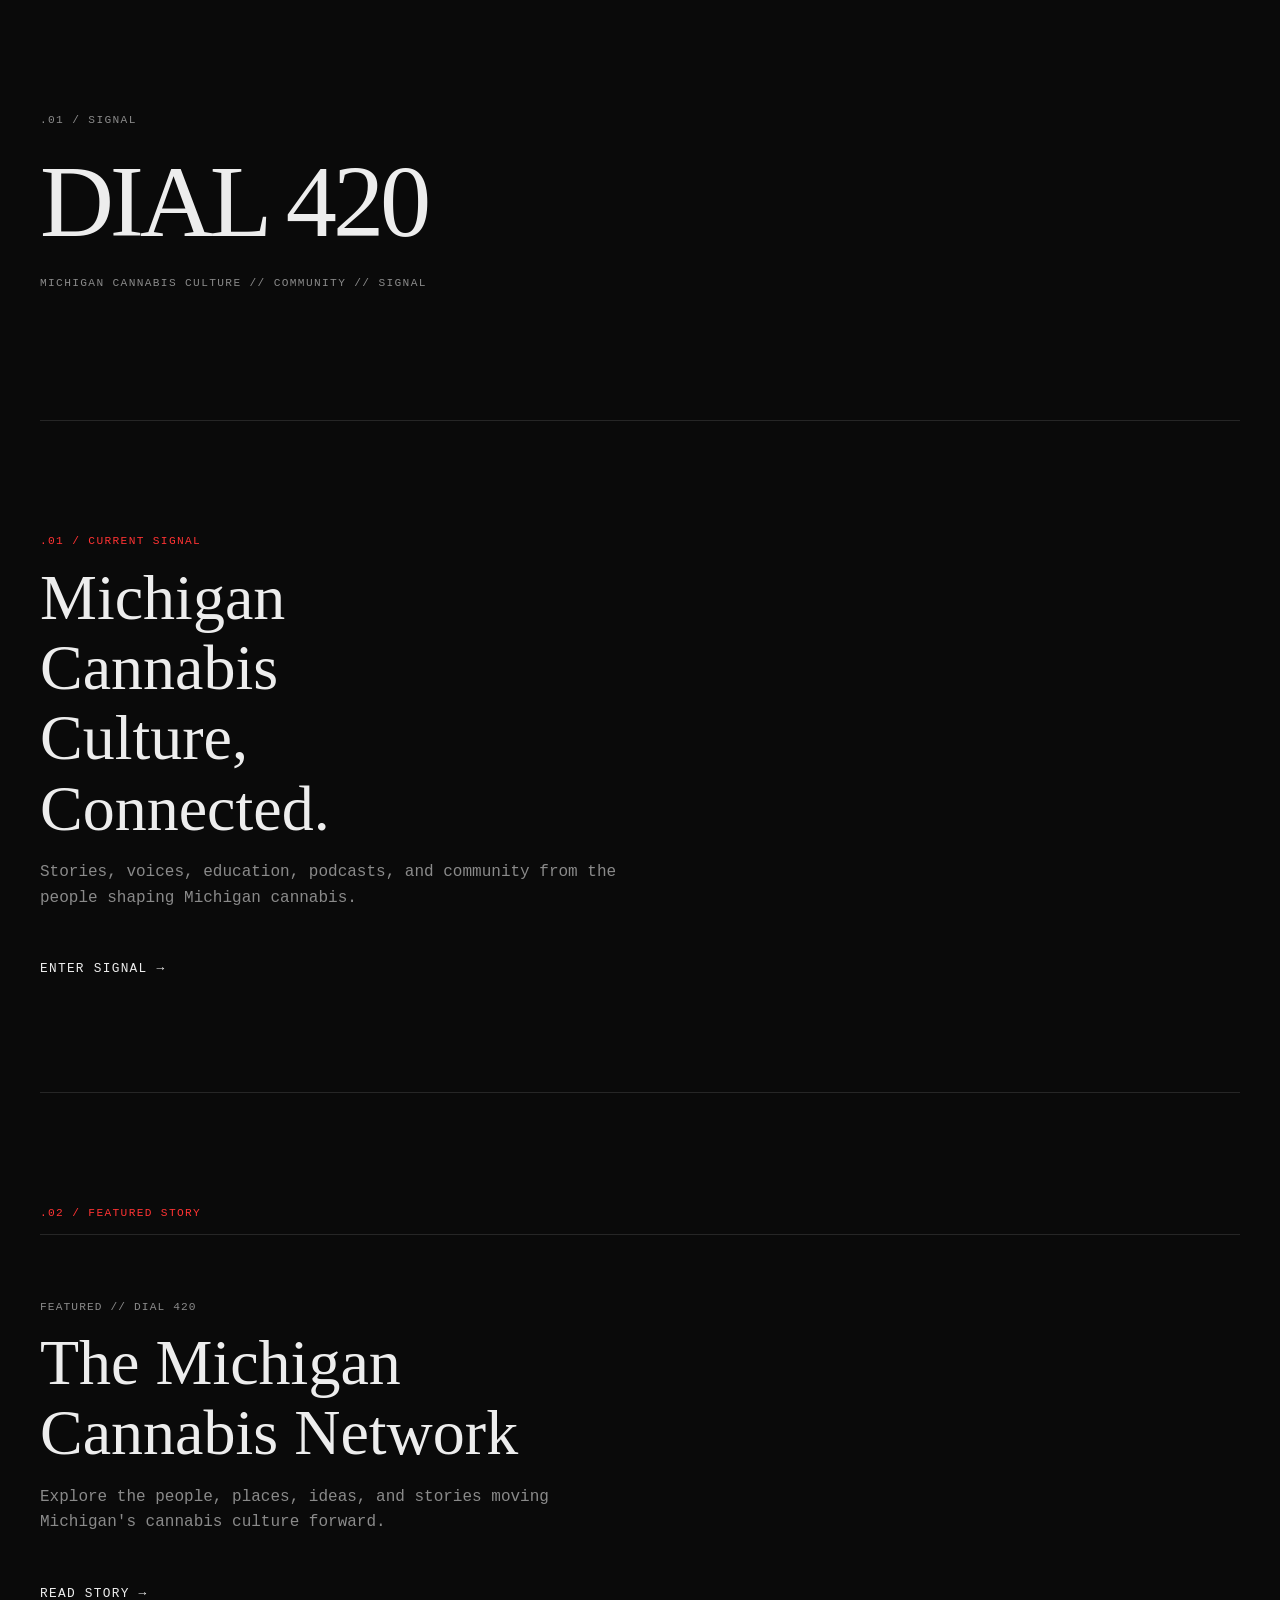
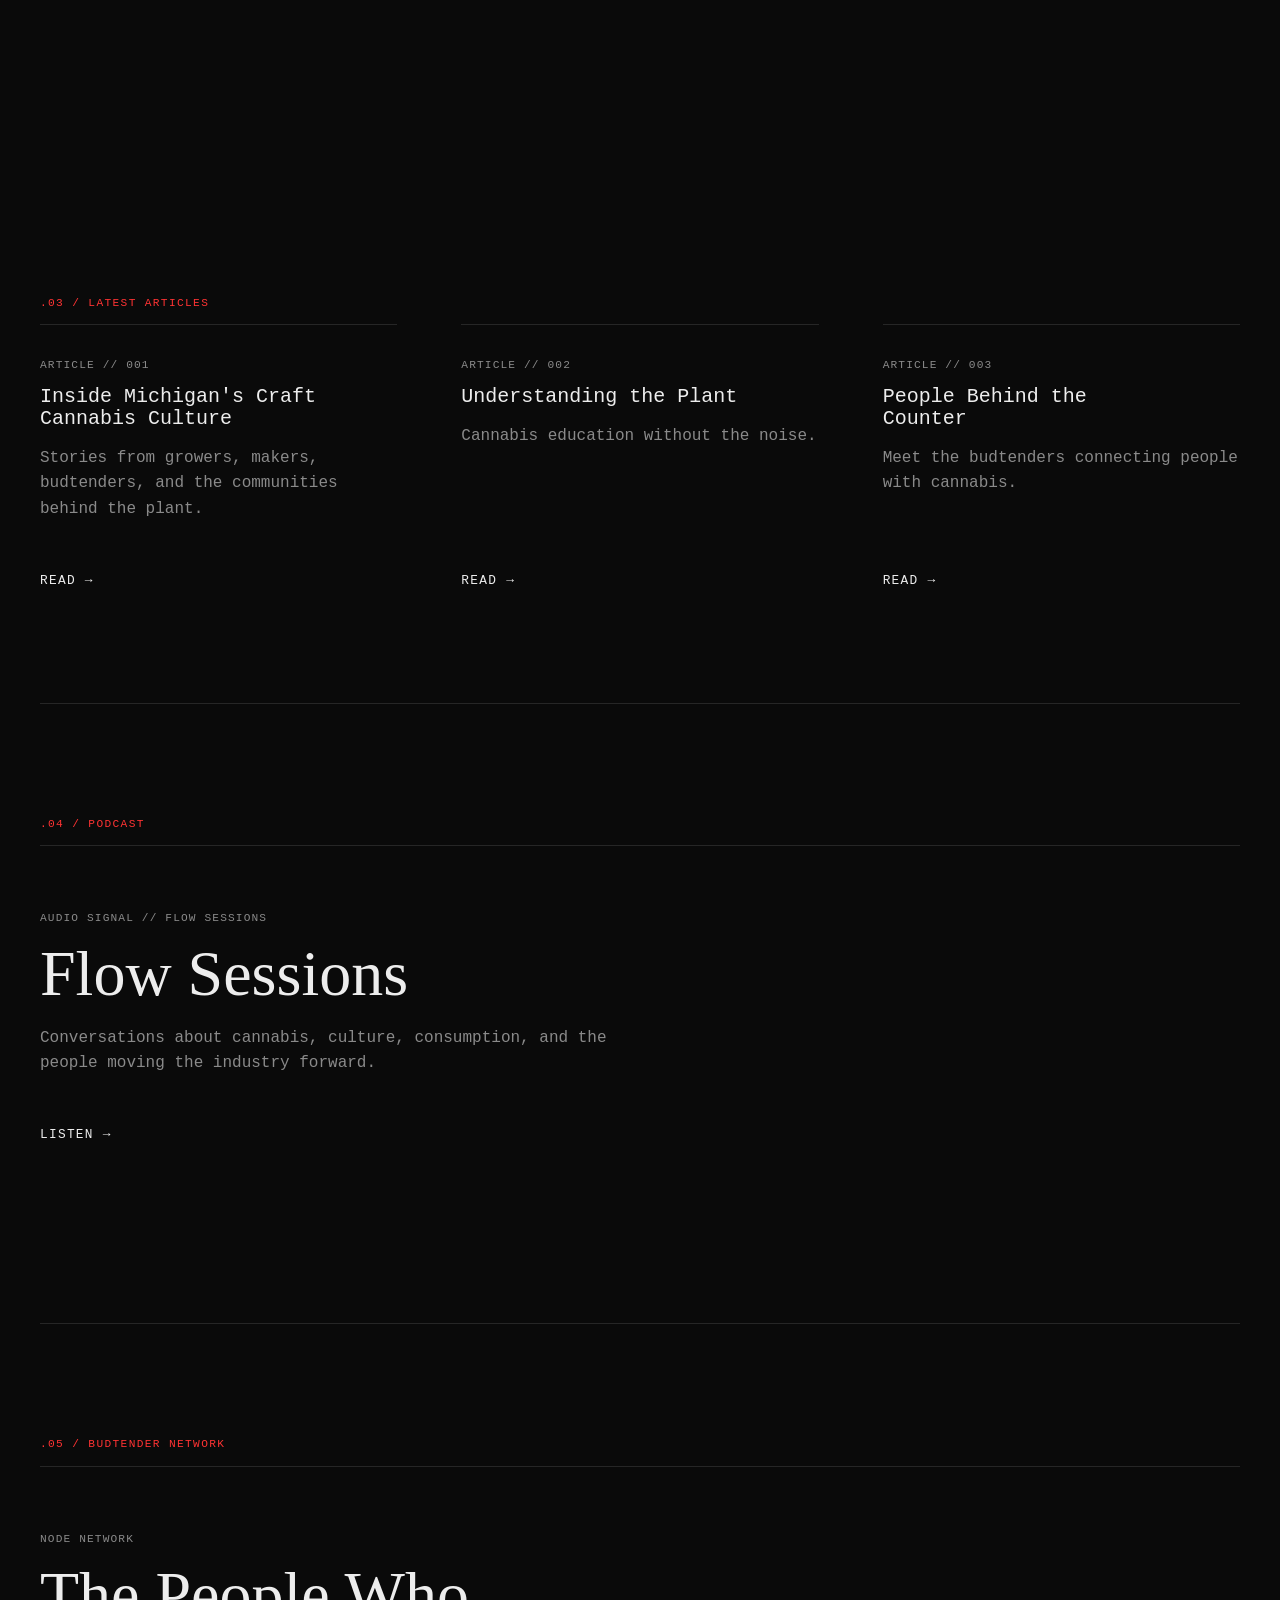
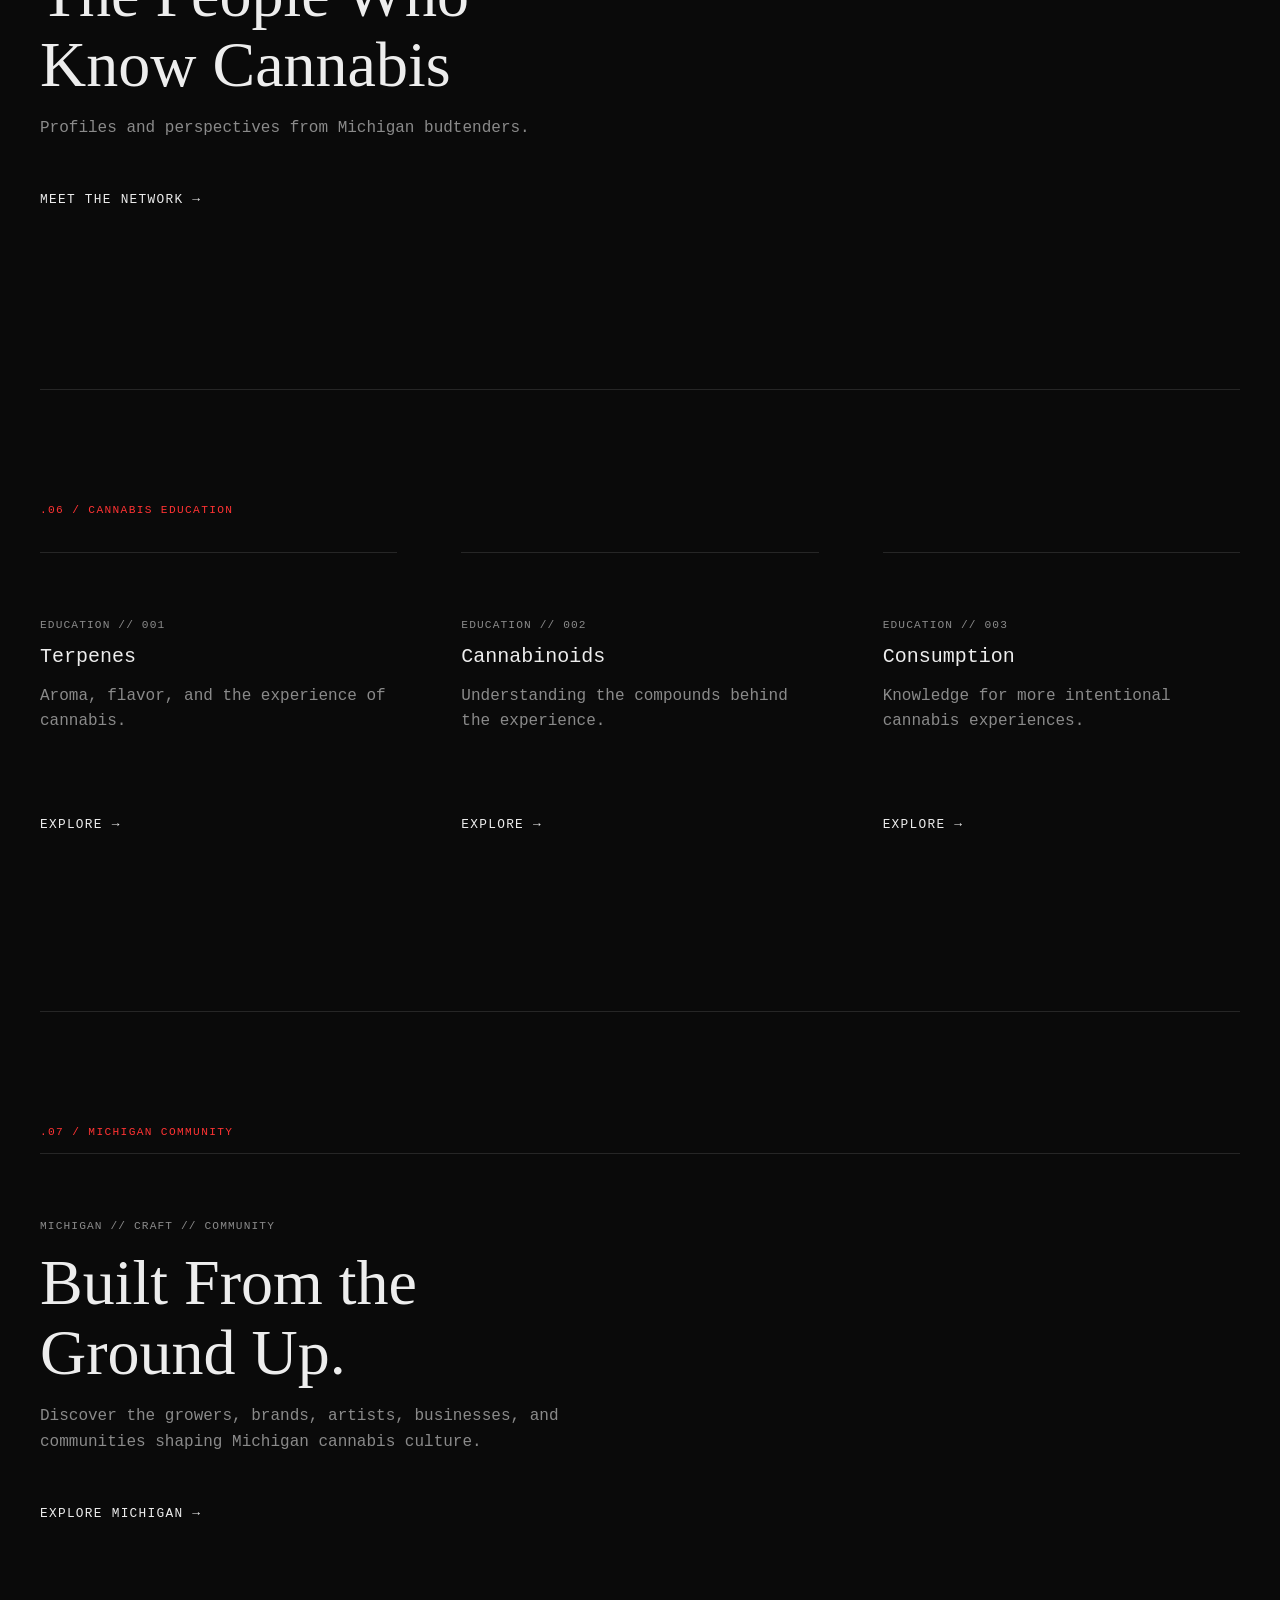
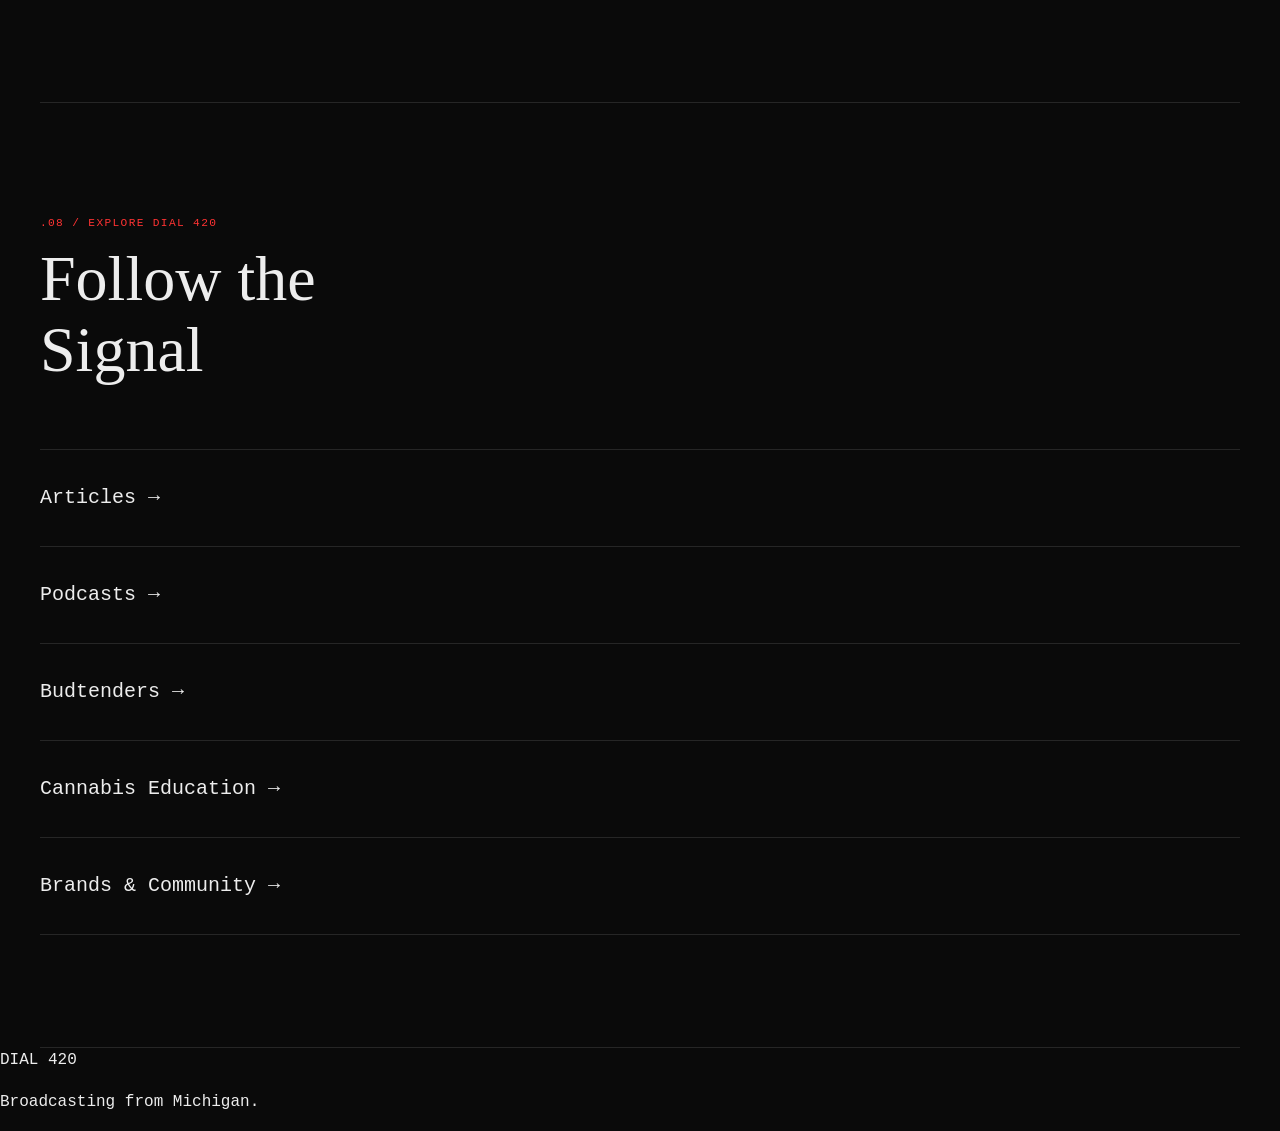
<file: index.html>
<!DOCTYPE html>

<html lang="en">

<head>

<meta charset="UTF-8">

<meta name="viewport" content="width=device-width, initial-scale=1.0">

<meta name="description" content="Dial 420 — Michigan cannabis culture, stories, education, podcasts, and community.">

<title>Dial 420 — Michigan Cannabis Culture</title>

<link rel="stylesheet" href="css/styles.css">

</head>

<body>

<header>

<p>.01 / SIGNAL</p>

<h1>DIAL 420</h1>

<p>Michigan Cannabis Culture // Community // Signal</p>

</header>


<main>


<section class="signal">

<p>.01 / CURRENT SIGNAL</p>

<h2>Michigan Cannabis Culture, Connected.</h2>

<p>
Stories, voices, education, podcasts, and community from the people
shaping Michigan cannabis.
</p>

<a href="#">ENTER SIGNAL →</a>

</section>


<section class="featured">

<p>.02 / FEATURED STORY</p>

<article>

<p>FEATURED // DIAL 420</p>

<h2>The Michigan Cannabis Network</h2>

<p>
Explore the people, places, ideas, and stories moving Michigan's
cannabis culture forward.
</p>

<a href="#">READ STORY →</a>

</article>

</section>


<section class="articles">

<p>.03 / LATEST ARTICLES</p>

<div class="content-grid">


<article>

<p>ARTICLE // 001</p>

<h3>Inside Michigan's Craft Cannabis Culture</h3>

<p>
Stories from growers, makers, budtenders, and the communities
behind the plant.
</p>

<a href="#">READ →</a>

</article>


<article>

<p>ARTICLE // 002</p>

<h3>Understanding the Plant</h3>

<p>
Cannabis education without the noise.
</p>

<a href="#">READ →</a>

</article>


<article>

<p>ARTICLE // 003</p>

<h3>People Behind the Counter</h3>

<p>
Meet the budtenders connecting people with cannabis.
</p>

<a href="#">READ →</a>

</article>


</div>

</section>


<section class="podcast">

<p>.04 / PODCAST</p>

<article>

<p>AUDIO SIGNAL // FLOW SESSIONS</p>

<h2>Flow Sessions</h2>

<p>
Conversations about cannabis, culture, consumption, and the people
moving the industry forward.
</p>

<a href="#">LISTEN →</a>

</article>

</section>


<section class="budtenders">

<p>.05 / BUDTENDER NETWORK</p>

<article>

<p>NODE NETWORK</p>

<h2>The People Who Know Cannabis</h2>

<p>
Profiles and perspectives from Michigan budtenders.
</p>

<a href="budtenders/index.html">Meet the Network →</a>

</article>

</section>


<section class="education">

<p>.06 / CANNABIS EDUCATION</p>

<div class="content-grid">


<article>

<p>EDUCATION // 001</p>

<h3>Terpenes</h3>

<p>
Aroma, flavor, and the experience of cannabis.
</p>

<a href="#">EXPLORE →</a>

</article>


<article>

<p>EDUCATION // 002</p>

<h3>Cannabinoids</h3>

<p>
Understanding the compounds behind the experience.
</p>

<a href="#">EXPLORE →</a>

</article>


<article>

<p>EDUCATION // 003</p>

<h3>Consumption</h3>

<p>
Knowledge for more intentional cannabis experiences.
</p>

<a href="#">EXPLORE →</a>

</article>


</div>

</section>


<section class="community">

<p>.07 / MICHIGAN COMMUNITY</p>

<article>

<p>MICHIGAN // CRAFT // COMMUNITY</p>

<h2>Built From the Ground Up.</h2>

<p>
Discover the growers, brands, artists, businesses, and communities
shaping Michigan cannabis culture.
</p>

<a href="#">EXPLORE MICHIGAN →</a>

</article>

</section>


<section class="channels">

<p>.08 / EXPLORE DIAL 420</p>

<h2>Follow the Signal</h2>

<ul>

<li><a href="#">Articles →</a></li>

<li><a href="#">Podcasts →</a></li>

<li><a href="#">Budtenders →</a></li>

<li><a href="#">Cannabis Education →</a></li>

<li><a href="#">Brands &amp; Community →</a></li>

</ul>

</section>


</main>


<footer>

<p>DIAL 420</p>

<p>Broadcasting from Michigan.</p>

</footer>


</body>

</html>
</file>
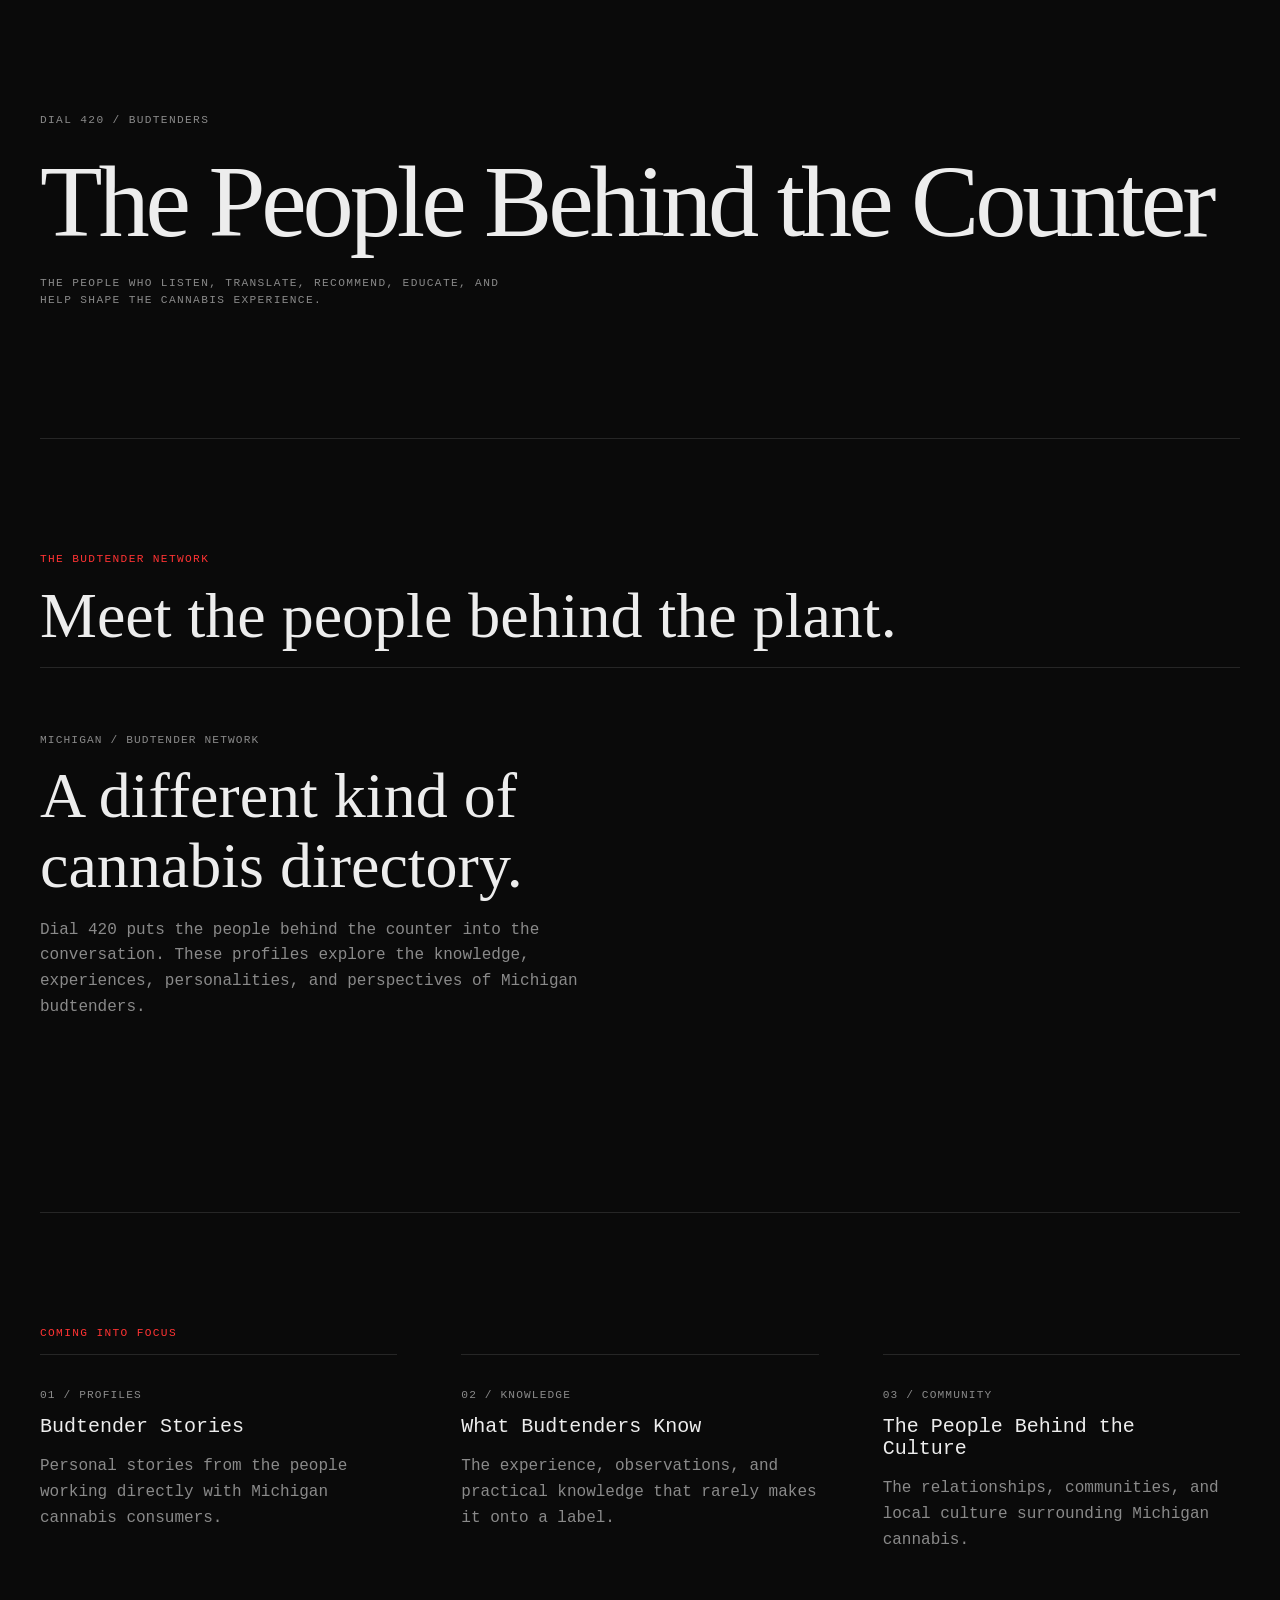
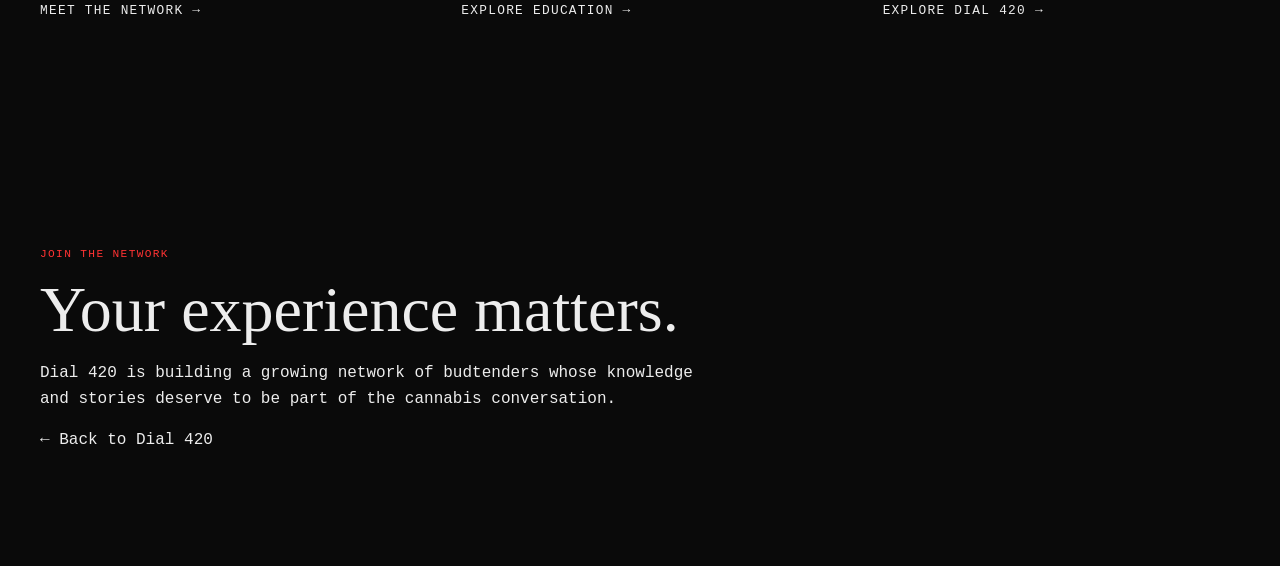
<file: budtenders/index.html>
<!DOCTYPE html>
<html lang="en">

<head>
  <meta charset="UTF-8">
  <meta name="viewport" content="width=device-width, initial-scale=1.0">

  <title>Budtenders — Dial 420</title>

  <link rel="stylesheet" href="../css/styles.css">
</head>

<body>

  <header>
    <p>Dial 420 / Budtenders</p>

    <h1>The People Behind the Counter</h1>

    <p>
      The people who listen, translate, recommend,
      educate, and help shape the cannabis experience.
    </p>
  </header>


  <main>

    <section class="budtenders">

      <p>The Budtender Network</p>

      <h2>Meet the people behind the plant.</h2>

      <article>

        <p>Michigan / Budtender Network</p>

        <h2>A different kind of cannabis directory.</h2>

        <p>
          Dial 420 puts the people behind the counter
          into the conversation. These profiles explore
          the knowledge, experiences, personalities,
          and perspectives of Michigan budtenders.
        </p>

      </article>

    </section>


    <section>

      <p>Coming into focus</p>

      <div class="content-grid">

        <article>
          <p>01 / Profiles</p>

          <h3>Budtender Stories</h3>

          <p>
            Personal stories from the people working
            directly with Michigan cannabis consumers.
          </p>

<a href="profiles/index.html">Meet the Network →</a>
        </article>


        <article>
          <p>02 / Knowledge</p>

          <h3>What Budtenders Know</h3>

          <p>
            The experience, observations, and practical
            knowledge that rarely makes it onto a label.
          </p>

          <a href="../education/index.html">Explore Education →</a>
        </article>


        <article>
          <p>03 / Community</p>

          <h3>The People Behind the Culture</h3>

          <p>
            The relationships, communities, and local
            culture surrounding Michigan cannabis.
          </p>

          <a href="../index.html">Explore Dial 420 →</a>
        </article>

      </div>

    </section>


    <section>

      <p>Join the network</p>

      <h2>Your experience matters.</h2>

      <p>
        Dial 420 is building a growing network of
        budtenders whose knowledge and stories deserve
        to be part of the cannabis conversation.
      </p>

      <a href="../index.html">← Back to Dial 420</a>

    </section>

  </main>

</body>
</html>
</file>
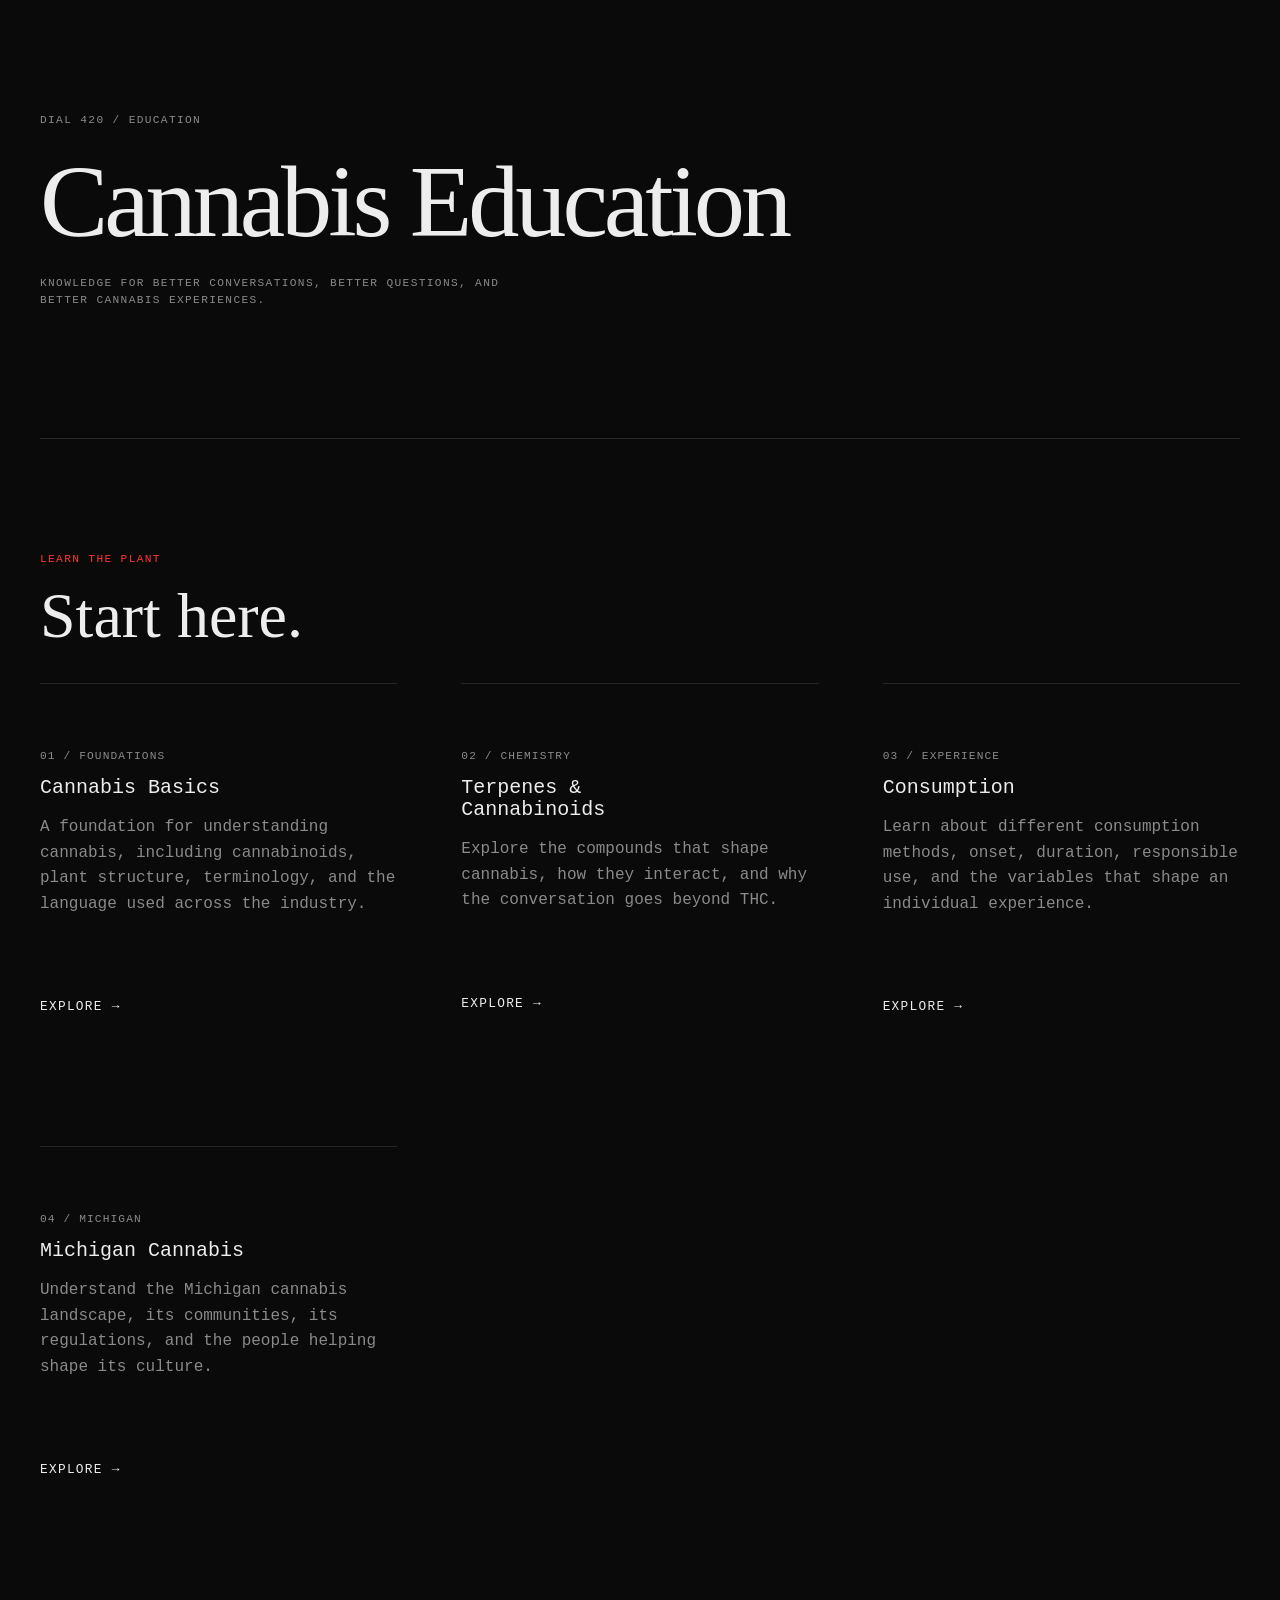
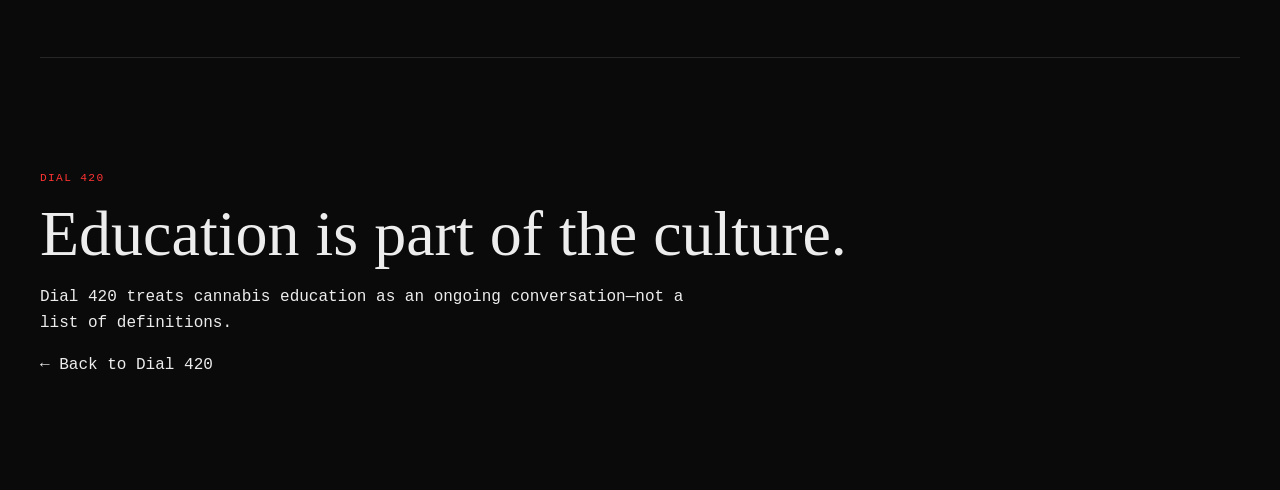
<file: education/index.html>
<!DOCTYPE html>
<html lang="en">

<head>
  <meta charset="UTF-8">
  <meta name="viewport" content="width=device-width, initial-scale=1.0">

  <title>Cannabis Education — Dial 420</title>

  <link rel="stylesheet" href="../css/styles.css">
</head>

<body>

  <header>
    <p>Dial 420 / Education</p>

    <h1>Cannabis Education</h1>

    <p>
      Knowledge for better conversations, better questions,
      and better cannabis experiences.
    </p>
  </header>


  <main>

    <section class="education">

      <p>Learn the plant</p>

      <h2>Start here.</h2>

      <div class="content-grid">

        <article>
          <p>01 / Foundations</p>

          <h3>Cannabis Basics</h3>

          <p>
            A foundation for understanding cannabis, including
            cannabinoids, plant structure, terminology, and the
            language used across the industry.
          </p>

          <a href="#">Explore →</a>
        </article>


        <article>
          <p>02 / Chemistry</p>

          <h3>Terpenes & Cannabinoids</h3>

          <p>
            Explore the compounds that shape cannabis, how they
            interact, and why the conversation goes beyond THC.
          </p>

          <a href="#">Explore →</a>
        </article>


        <article>
          <p>03 / Experience</p>

          <h3>Consumption</h3>

          <p>
            Learn about different consumption methods, onset,
            duration, responsible use, and the variables that
            shape an individual experience.
          </p>

          <a href="#">Explore →</a>
        </article>


        <article>
          <p>04 / Michigan</p>

          <h3>Michigan Cannabis</h3>

          <p>
            Understand the Michigan cannabis landscape, its
            communities, its regulations, and the people helping
            shape its culture.
          </p>

          <a href="#">Explore →</a>
        </article>

      </div>

    </section>


    <section>

      <p>Dial 420</p>

      <h2>Education is part of the culture.</h2>

      <p>
        Dial 420 treats cannabis education as an ongoing
        conversation—not a list of definitions.
      </p>

      <a href="../index.html">← Back to Dial 420</a>

    </section>

  </main>

</body>
</html>
</file>
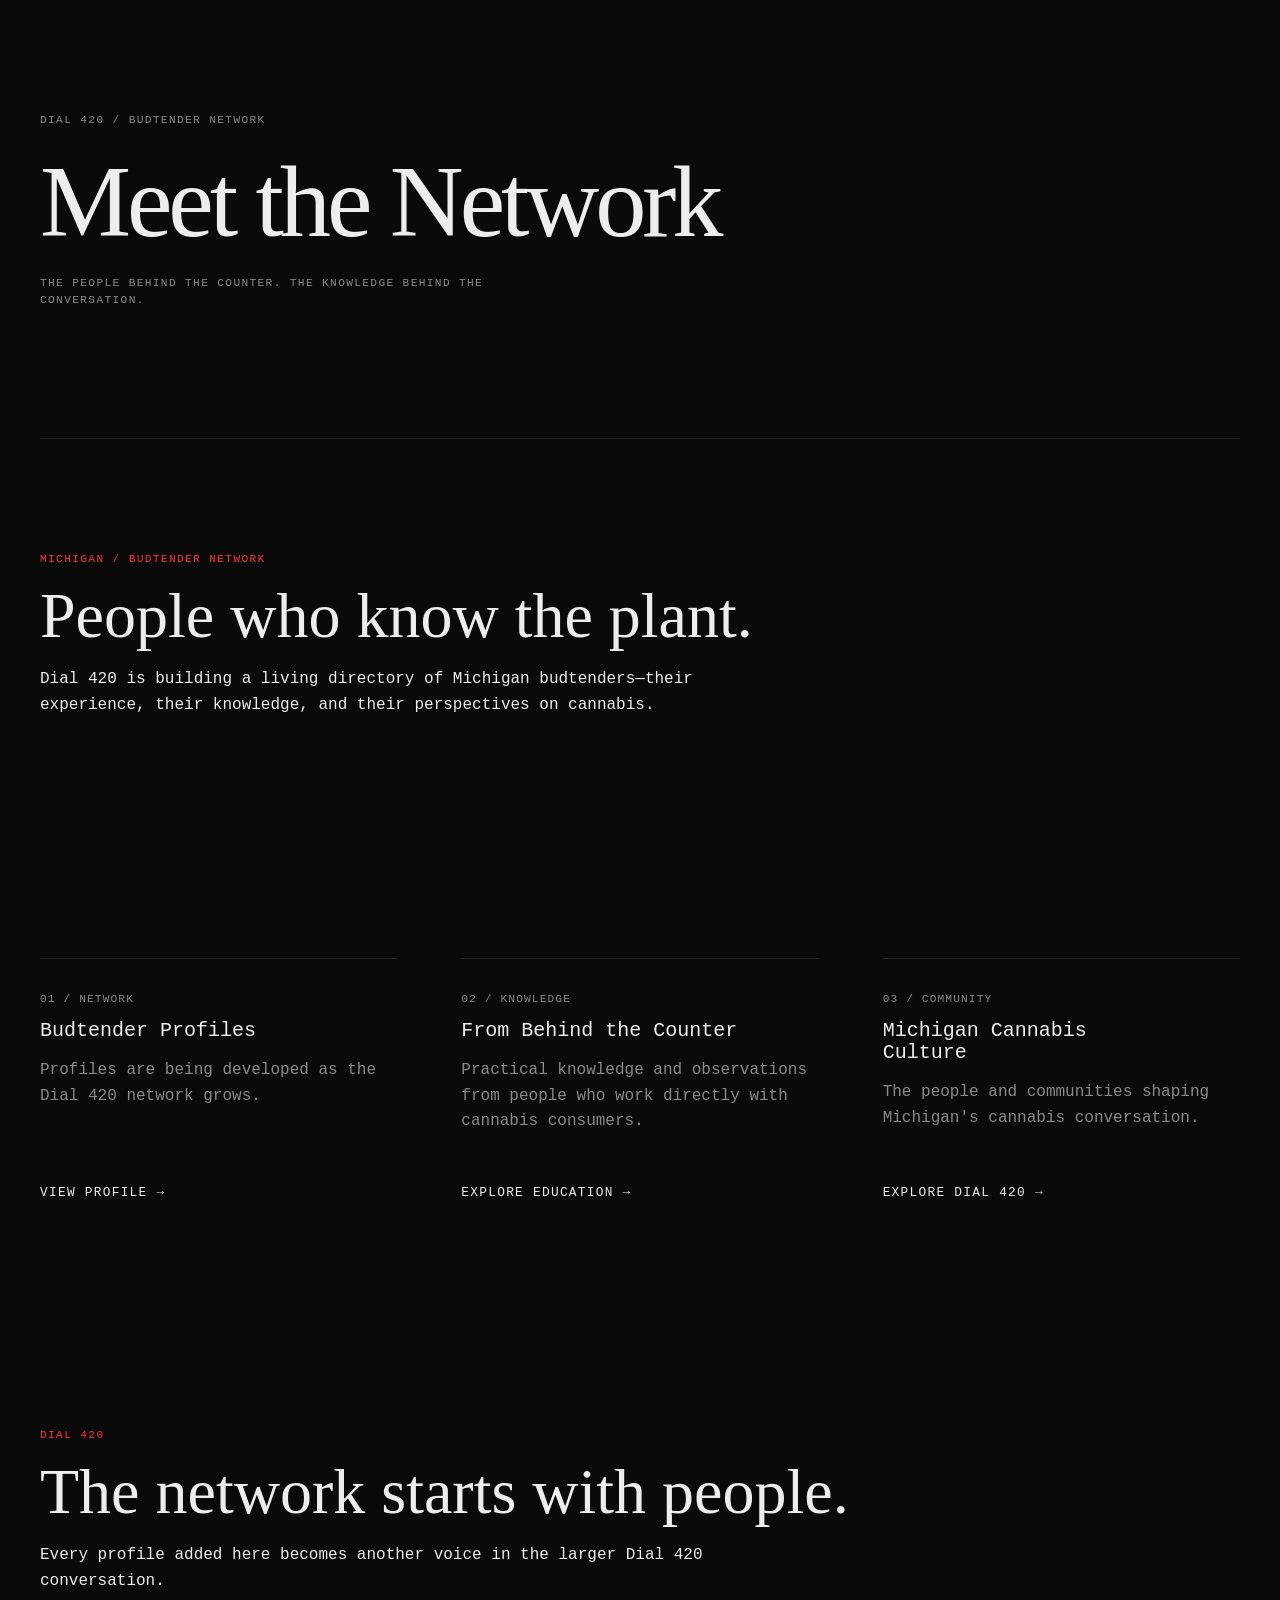
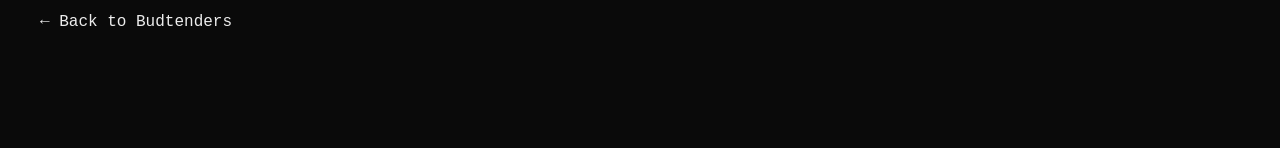
<file: budtenders/profiles/index.html>
<!DOCTYPE html>
<html lang="en">

<head>
  <meta charset="UTF-8">
  <meta name="viewport" content="width=device-width, initial-scale=1.0">

  <title>Budtender Network — Dial 420</title>

  <link rel="stylesheet" href="../../css/styles.css">
</head>

<body>

  <header>
    <p>Dial 420 / Budtender Network</p>

    <h1>Meet the Network</h1>

    <p>
      The people behind the counter.
      The knowledge behind the conversation.
    </p>
  </header>


  <main>

    <section>

      <p>Michigan / Budtender Network</p>

      <h2>People who know the plant.</h2>

      <p>
        Dial 420 is building a living directory of Michigan
        budtenders—their experience, their knowledge, and
        their perspectives on cannabis.
      </p>

    </section>


    <section class="content-grid">

      <article>
        <p>01 / Network</p>

        <h3>Budtender Profiles</h3>

        <p>
          Profiles are being developed as the Dial 420
          network grows.
        </p>

        <a href="#">View Profile →</a>
      </article>


      <article>
        <p>02 / Knowledge</p>

        <h3>From Behind the Counter</h3>

        <p>
          Practical knowledge and observations from people
          who work directly with cannabis consumers.
        </p>

        <a href="../../education/index.html">
          Explore Education →
        </a>
      </article>


      <article>
        <p>03 / Community</p>

        <h3>Michigan Cannabis Culture</h3>

        <p>
          The people and communities shaping Michigan's
          cannabis conversation.
        </p>

        <a href="../../index.html">
          Explore Dial 420 →
        </a>
      </article>

    </section>


    <section>

      <p>Dial 420</p>

      <h2>The network starts with people.</h2>

      <p>
        Every profile added here becomes another voice
        in the larger Dial 420 conversation.
      </p>

      <a href="../index.html">
        ← Back to Budtenders
      </a>

    </section>

  </main>

</body>
</html>
</file>
<file: css/styles.css>
:root {
  /* =========================
     COLORS
     ========================= */

  --bg-color: #0a0a0a;
  --surface-color: #111111;
  --text-color: #ededed;
  --muted-color: #8a8a8a;
  --accent-color: #ff3333;
  --border-color: #262626;


  /* =========================
     TYPOGRAPHY
     ========================= */

  --font-mono: "Courier New", Courier, monospace;
  --font-serif: Georgia, "Times New Roman", serif;

  --text-xs: 0.7rem;
  --text-sm: 0.8rem;
  --text-base: 1rem;
  --text-md: 1.25rem;
  --text-lg: 2rem;
  --text-xl: 3rem;
  --text-display: clamp(3rem, 8vw, 7rem);


  /* =========================
     SPACING
     ========================= */

  --space-xs: 0.5rem;
  --space-sm: 1rem;
  --space-md: 2rem;
  --space-lg: 4rem;
  --space-xl: 7rem;


  /* =========================
     LAYOUT
     ========================= */

  --content-width: 1200px;
  --reading-width: 70ch;


  /* =========================
     BORDERS
     ========================= */

  --border-width: 1px;
  --border-style: solid;
}


/* =========================
   GLOBAL RESET
   ========================= */

*,
*::before,
*::after {
  box-sizing: border-box;
}


/* =========================
   DOCUMENT
   ========================= */

html {
  scroll-behavior: smooth;
  -webkit-text-size-adjust: 100%;
}

body {
  margin: 0;
  padding: 0;

  background-color: var(--bg-color);
  color: var(--text-color);

  font-family: var(--font-mono);
  font-size: var(--text-base);
  line-height: 1.6;

  text-rendering: optimizeLegibility;
}


/* =========================
   MEDIA
   ========================= */

img,
svg,
video {
  max-width: 100%;
  height: auto;
  display: block;
}


/* =========================
   FORMS
   ========================= */

button,
input,
textarea,
select {
  font: inherit;
}

button {
  cursor: pointer;
}


/* =========================
   LINKS
   ========================= */

a {
  color: var(--text-color);
  text-decoration: none;
}

a:hover {
  color: var(--accent-color);
}


/* =========================
   TYPOGRAPHY
   ========================= */

h1,
h2,
h3,
p {
  margin-top: 0;
}

h1,
h2,
h3 {
  margin-bottom: var(--space-sm);
  line-height: 1.1;
}

h1,
h2 {
  font-family: var(--font-serif);
  font-weight: 400;
}

h3 {
  font-family: var(--font-mono);
  font-weight: 400;
}

h1 {
  font-size: var(--text-display);
}

h2 {
  font-size: clamp(2rem, 5vw, 4rem);
}

h3 {
  font-size: var(--text-md);
}

p {
  max-width: var(--reading-width);
}


/* =========================
   HEADER
   ========================= */

header {
  width: min(100% - 2rem, var(--content-width));
  min-width: 0;
  margin-inline: auto;
  padding-block: var(--space-lg);

  border-bottom:
    var(--border-width)
    var(--border-style)
    var(--border-color);
}

header p {
  margin-bottom: var(--space-sm);

  color: var(--muted-color);
  font-size: var(--text-xs);
  letter-spacing: 0.12em;
  text-transform: uppercase;
}

header h1 {
  margin-bottom: var(--space-sm);

  font-size: var(--text-display);
  letter-spacing: -0.04em;
}


/* =========================
   SECTIONS
   ========================= */

section {
  width: min(100% - 2rem, var(--content-width));
  min-width: 0;
  margin-inline: auto;
  padding-block: var(--space-lg);
}

section > p:first-child {
  color: var(--accent-color);

  font-family: var(--font-mono);
  font-size: var(--text-xs);
  letter-spacing: 0.12em;
  text-transform: uppercase;
}


/* =========================
   ARTICLES
   ========================= */

article {
  border-top:
    var(--border-width)
    var(--border-style)
    var(--border-color);

  padding-top: var(--space-md);
}

article > p:first-child {
  color: var(--muted-color);

  font-size: var(--text-xs);
  letter-spacing: 0.1em;
  text-transform: uppercase;
}


/* =========================
   CURRENT SIGNAL
   ========================= */

.signal {
  min-height: 70vh;

  display: flex;
  flex-direction: column;
  justify-content: center;

  border-bottom:
    var(--border-width)
    var(--border-style)
    var(--border-color);
}

.signal h2 {
  max-width: 14ch;
}

.signal > p:nth-of-type(2) {
  max-width: 60ch;
  color: var(--muted-color);
}

.signal a {
  display: inline-block;
  margin-top: var(--space-md);

  font-size: var(--text-sm);
  letter-spacing: 0.1em;
  text-transform: uppercase;
}


/* =========================
   FEATURED STORY
   ========================= */

.featured article {
  padding-block: var(--space-lg);
}

.featured article h2 {
  max-width: 18ch;
}

.featured article > p:nth-of-type(2) {
  max-width: 60ch;
  color: var(--muted-color);
}

.featured article a {
  display: inline-block;
  margin-top: var(--space-md);

  font-size: var(--text-sm);
  letter-spacing: 0.1em;
  text-transform: uppercase;
}


/* =========================
   CONTENT GRID
   ========================= */

.content-grid {
  display: grid;
  gap: var(--space-lg);
}

.content-grid article {
  display: flex;
  flex-direction: column;
}

.content-grid article h3 {
  max-width: 24ch;
}

.content-grid article p {
  color: var(--muted-color);
}

.content-grid article > p:first-child {
  color: var(--muted-color);
}

.content-grid article a {
  display: inline-block;
  margin-top: auto;
  padding-top: var(--space-md);

  font-size: var(--text-sm);
  letter-spacing: 0.1em;
  text-transform: uppercase;
}


/* =========================
   PODCAST
   ========================= */

.podcast {
  border-top:
    var(--border-width)
    var(--border-style)
    var(--border-color);

  border-bottom:
    var(--border-width)
    var(--border-style)
    var(--border-color);
}

.podcast article {
  padding-block: var(--space-lg);
}

.podcast article h2 {
  max-width: 12ch;
}

.podcast article > p:nth-of-type(2) {
  max-width: 60ch;
  color: var(--muted-color);
}

.podcast article a {
  display: inline-block;
  margin-top: var(--space-md);

  font-size: var(--text-sm);
  letter-spacing: 0.1em;
  text-transform: uppercase;
}


/* =========================
   BUDTENDER NETWORK
   ========================= */

.budtenders {
  border-bottom:
    var(--border-width)
    var(--border-style)
    var(--border-color);
}

.budtenders article {
  padding-block: var(--space-lg);
}

.budtenders article h2 {
  max-width: 16ch;
}

.budtenders article > p:nth-of-type(2) {
  max-width: 60ch;
  color: var(--muted-color);
}

.budtenders article a {
  display: inline-block;
  margin-top: var(--space-md);

  font-size: var(--text-sm);
  letter-spacing: 0.1em;
  text-transform: uppercase;
}
/* =========================
   CANNABIS EDUCATION
   ========================= */

.education {
  border-bottom:
    var(--border-width)
    var(--border-style)
    var(--border-color);
}

.education .content-grid {
  margin-top: var(--space-md);
}

.education article {
  padding-block: var(--space-lg);
}

.education article h3 {
  max-width: 20ch;
}

.education article p {
  color: var(--muted-color);
}

.education article > p:first-child {
  color: var(--muted-color);
}

.education article a {
  display: inline-block;
  margin-top: var(--space-md);

  font-size: var(--text-sm);
  letter-spacing: 0.1em;
  text-transform: uppercase;
}
/* =========================
   MICHIGAN COMMUNITY
   ========================= */

.community {
  border-bottom:
    var(--border-width)
    var(--border-style)
    var(--border-color);
}

.community article {
  padding-block: var(--space-lg);
}

.community article h2 {
  max-width: 16ch;
}

.community article > p:nth-of-type(2) {
  max-width: 60ch;
  color: var(--muted-color);
}

.community article a {
  display: inline-block;
  margin-top: var(--space-md);

  font-size: var(--text-sm);
  letter-spacing: 0.1em;
  text-transform: uppercase;
}
/* =========================
   EXPLORE DIAL 420
   ========================= */

.channels {
  border-bottom:
    var(--border-width)
    var(--border-style)
    var(--border-color);
}

.channels h2 {
  max-width: 14ch;
}

.channels ul {
  margin-top: var(--space-lg);
}

.channels li {
  border-top:
    var(--border-width)
    var(--border-style)
    var(--border-color);
}

.channels li:last-child {
  border-bottom:
    var(--border-width)
    var(--border-style)
    var(--border-color);
}

.channels li a {
  display: block;
  padding-block: var(--space-md);

  font-size: var(--text-md);
}

.channels li a:hover {
  padding-left: var(--space-sm);
}
/* =========================
   LISTS
   ========================= */

ul {
  margin: 0;
  padding: 0;
  list-style: none;
}


/* =========================
   RESPONSIVE
   ========================= */

@media (min-width: 768px) {

  header {
    width: min(100% - 4rem, var(--content-width));
    padding-block: var(--space-xl);
  }

  section {
    width: min(100% - 4rem, var(--content-width));
    padding-block: var(--space-xl);
  }

  .content-grid {
    grid-template-columns: repeat(3, minmax(0, 1fr));
  }

}
</file>
